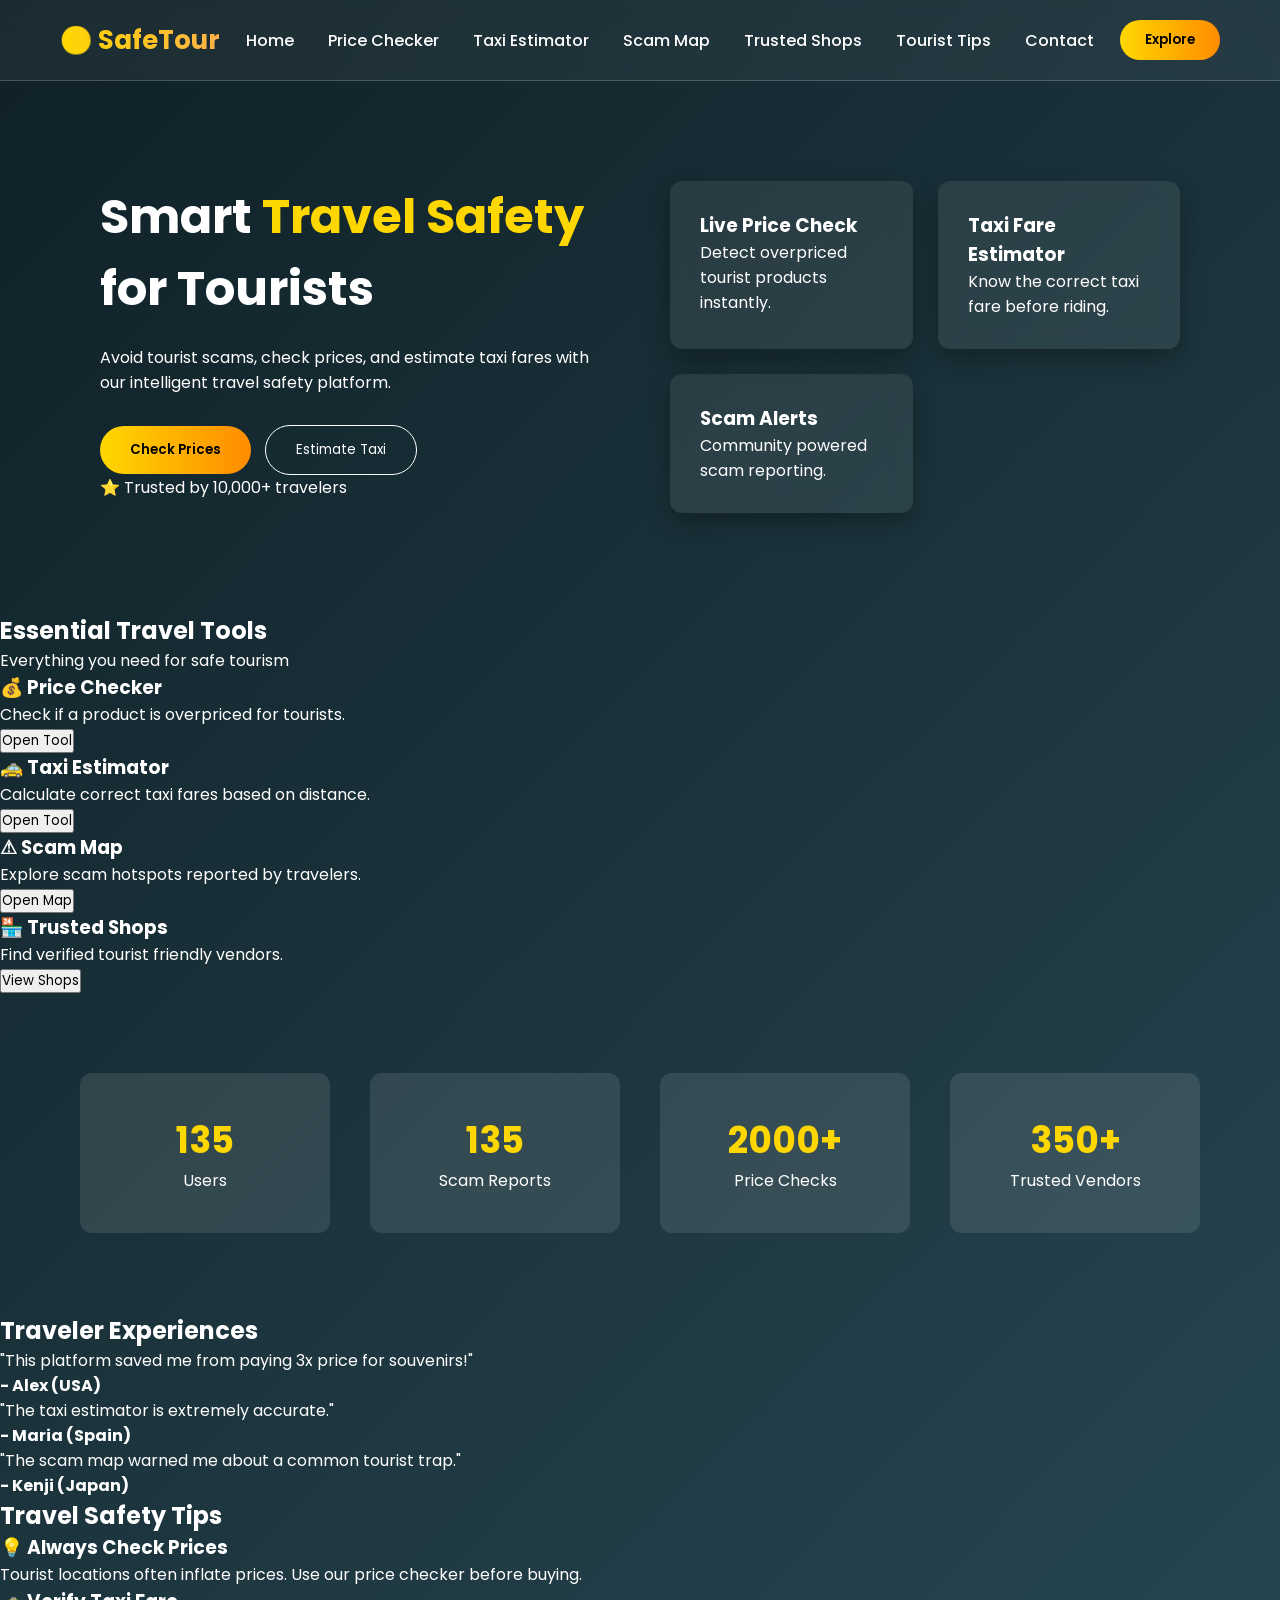
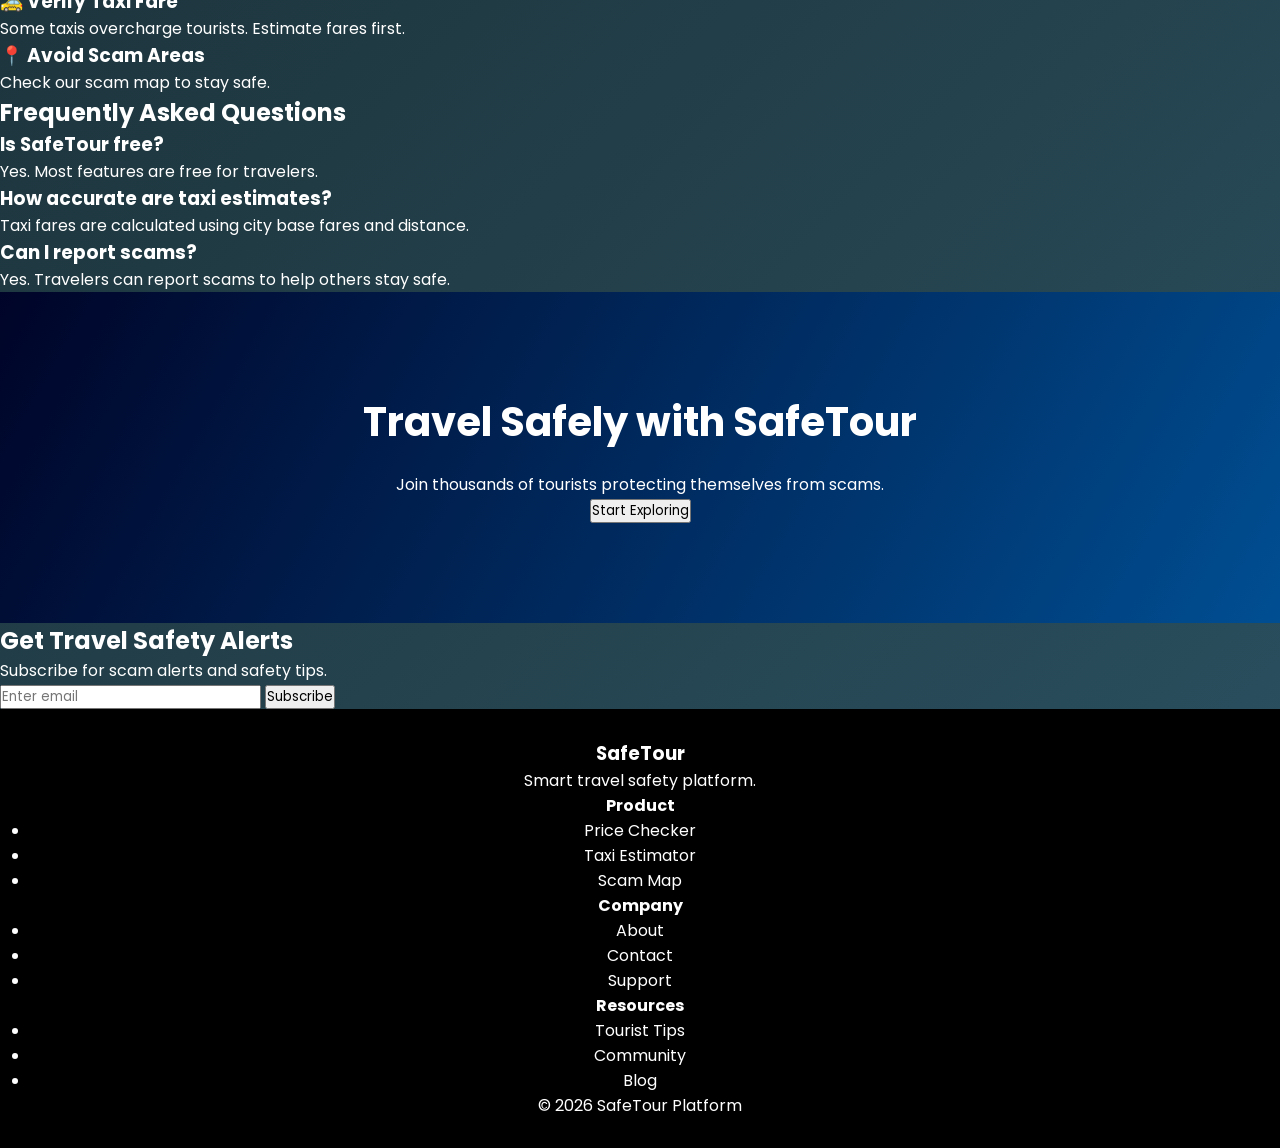
<file: frontend/index.html>
<!DOCTYPE html>
<html lang="en">

<head>

<meta charset="UTF-8">
<meta name="viewport" content="width=device-width, initial-scale=1.0">

<title>SafeTour | Smart Travel Safety Platform</title>

<link rel="stylesheet" href="style.css">

<link href="https://fonts.googleapis.com/css2?family=Poppins:wght@300;400;500;600;700&display=swap" rel="stylesheet">

<script defer src="script.js"></script>

</head>


<body>


<!-- ================= NAVBAR ================= -->

<header class="navbar">

<div class="logo">
🌍 SafeTour
</div>

<nav>

<a href="index.html">Home</a>

<a href="pages/price-checker.html">
Price Checker
</a>

<a href="pages/taxi-estimator.html">
Taxi Estimator
</a>

<a href="pages/scam-alert-map.html">
Scam Map
</a>

<a href="pages/trusted-shops.html">
Trusted Shops
</a>

<a href="pages/tourist-tips.html">
Tourist Tips
</a>

<a href="pages/contact.html">
Contact
</a>

</nav>

<button class="nav-btn" onclick="smoothScroll('.tools')">
Explore
</button>

</header>


<!-- ================= HERO SECTION ================= -->

<section class="hero">

<div class="hero-left">

<h1>

Smart <span>Travel Safety</span>
for Tourists

</h1>

<p>

Avoid tourist scams, check prices, and estimate taxi fares with our intelligent travel safety platform.

</p>

<div class="hero-buttons">

<button class="primary-btn"
onclick="openPriceChecker()">

Check Prices

</button>


<button class="secondary-btn"
onclick="openTaxiEstimator()">

Estimate Taxi

</button>

</div>

<div class="hero-trust">

⭐ Trusted by 10,000+ travelers

</div>

</div>


<div class="hero-right">

<div class="hero-card">

<h3>Live Price Check</h3>

<p>Detect overpriced tourist products instantly.</p>

</div>


<div class="hero-card">

<h3>Taxi Fare Estimator</h3>

<p>Know the correct taxi fare before riding.</p>

</div>


<div class="hero-card">

<h3>Scam Alerts</h3>

<p>Community powered scam reporting.</p>

</div>

</div>

</section>



<!-- ================= PLATFORM TOOLS ================= -->

<section class="tools">

<h2>Essential Travel Tools</h2>

<p class="subtitle">
Everything you need for safe tourism
</p>


<div class="tool-grid">

<div class="tool-card">

<h3>💰 Price Checker</h3>

<p>
Check if a product is overpriced for tourists.
</p>

<button onclick="openPriceChecker()">
Open Tool
</button>

</div>



<div class="tool-card">

<h3>🚕 Taxi Estimator</h3>

<p>
Calculate correct taxi fares based on distance.
</p>

<button onclick="openTaxiEstimator()">
Open Tool
</button>

</div>



<div class="tool-card">

<h3>⚠ Scam Map</h3>

<p>
Explore scam hotspots reported by travelers.
</p>

<button onclick="openScamMap()">
Open Map
</button>

</div>



<div class="tool-card">

<h3>🏪 Trusted Shops</h3>

<p>
Find verified tourist friendly vendors.
</p>

<button onclick="openTrustedShops()">
View Shops
</button>

</div>

</div>

</section>



<!-- ================= STATS ================= -->

<section class="stats">

<div class="stat">

<h3 id="userCount">0</h3>

<p>Users</p>

</div>


<div class="stat">

<h3 id="reportCount">0</h3>

<p>Scam Reports</p>

</div>


<div class="stat">

<h3>2000+</h3>

<p>Price Checks</p>

</div>


<div class="stat">

<h3>350+</h3>

<p>Trusted Vendors</p>

</div>

</section>



<!-- ================= TESTIMONIALS ================= -->

<section class="testimonials">

<h2>Traveler Experiences</h2>

<div class="testimonial-grid">


<div class="testimonial">

<p>

"This platform saved me from paying 3x price for souvenirs!"

</p>

<h4>- Alex (USA)</h4>

</div>



<div class="testimonial">

<p>

"The taxi estimator is extremely accurate."

</p>

<h4>- Maria (Spain)</h4>

</div>



<div class="testimonial">

<p>

"The scam map warned me about a common tourist trap."

</p>

<h4>- Kenji (Japan)</h4>

</div>


</div>

</section>



<!-- ================= SAFETY TIPS ================= -->

<section class="tips">

<h2>Travel Safety Tips</h2>

<div class="tips-grid">

<div class="tip">

<h3>💡 Always Check Prices</h3>

<p>
Tourist locations often inflate prices. Use our price checker before buying.
</p>

</div>


<div class="tip">

<h3>🚕 Verify Taxi Fare</h3>

<p>
Some taxis overcharge tourists. Estimate fares first.
</p>

</div>


<div class="tip">

<h3>📍 Avoid Scam Areas</h3>

<p>
Check our scam map to stay safe.
</p>

</div>

</div>

</section>



<!-- ================= FAQ ================= -->

<section class="faq">

<h2>Frequently Asked Questions</h2>


<div class="faq-item">

<h3 onclick="toggleFAQ(this)">
Is SafeTour free?
</h3>

<p>
Yes. Most features are free for travelers.
</p>

</div>


<div class="faq-item">

<h3 onclick="toggleFAQ(this)">
How accurate are taxi estimates?
</h3>

<p>
Taxi fares are calculated using city base fares and distance.
</p>

</div>


<div class="faq-item">

<h3 onclick="toggleFAQ(this)">
Can I report scams?
</h3>

<p>
Yes. Travelers can report scams to help others stay safe.
</p>

</div>

</section>



<!-- ================= CTA ================= -->

<section class="cta">

<h2>
Travel Safely with SafeTour
</h2>

<p>

Join thousands of tourists protecting themselves from scams.

</p>

<button onclick="openPriceChecker()">
Start Exploring
</button>

</section>



<!-- ================= NEWSLETTER ================= -->

<section class="newsletter">

<h2>
Get Travel Safety Alerts
</h2>

<p>

Subscribe for scam alerts and safety tips.

</p>

<input
type="email"
id="email"
placeholder="Enter email">

<button onclick="subscribeNewsletter()">
Subscribe
</button>

<p id="newsletterMsg"></p>

</section>



<!-- ================= FOOTER ================= -->

<footer>

<div class="footer-grid">

<div>

<h3>SafeTour</h3>

<p>
Smart travel safety platform.
</p>

</div>



<div>

<h4>Product</h4>

<ul>

<li>Price Checker</li>
<li>Taxi Estimator</li>
<li>Scam Map</li>

</ul>

</div>



<div>

<h4>Company</h4>

<ul>

<li>About</li>
<li>Contact</li>
<li>Support</li>

</ul>

</div>



<div>

<h4>Resources</h4>

<ul>

<li>Tourist Tips</li>
<li>Community</li>
<li>Blog</li>

</ul>

</div>

</div>


<p class="copyright">

© 2026 SafeTour Platform

</p>

</footer>


</body>

</html>
</file>
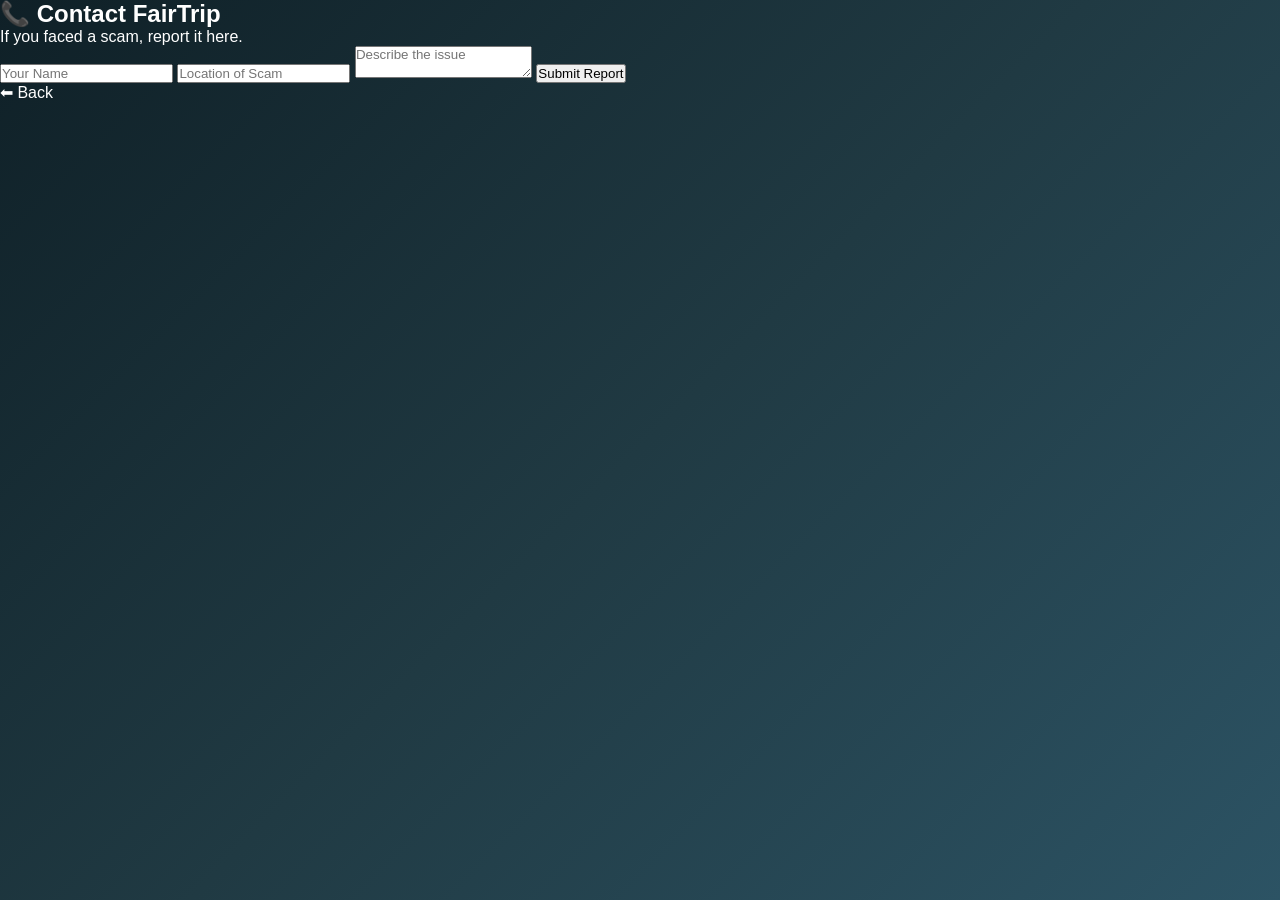
<file: frontend/pages/contact.html>
<!DOCTYPE html>
<html>

<head>

<link rel="stylesheet" href="../style.css">

</head>

<body>

<h2>📞 Contact FairTrip</h2>

<p>If you faced a scam, report it here.</p>

<form>

<input type="text" placeholder="Your Name">

<input type="text" placeholder="Location of Scam">

<textarea placeholder="Describe the issue"></textarea>

<button type="submit">Submit Report</button>

</form>

<a href="../index.html">⬅ Back</a>

</body>

</html>
</file>
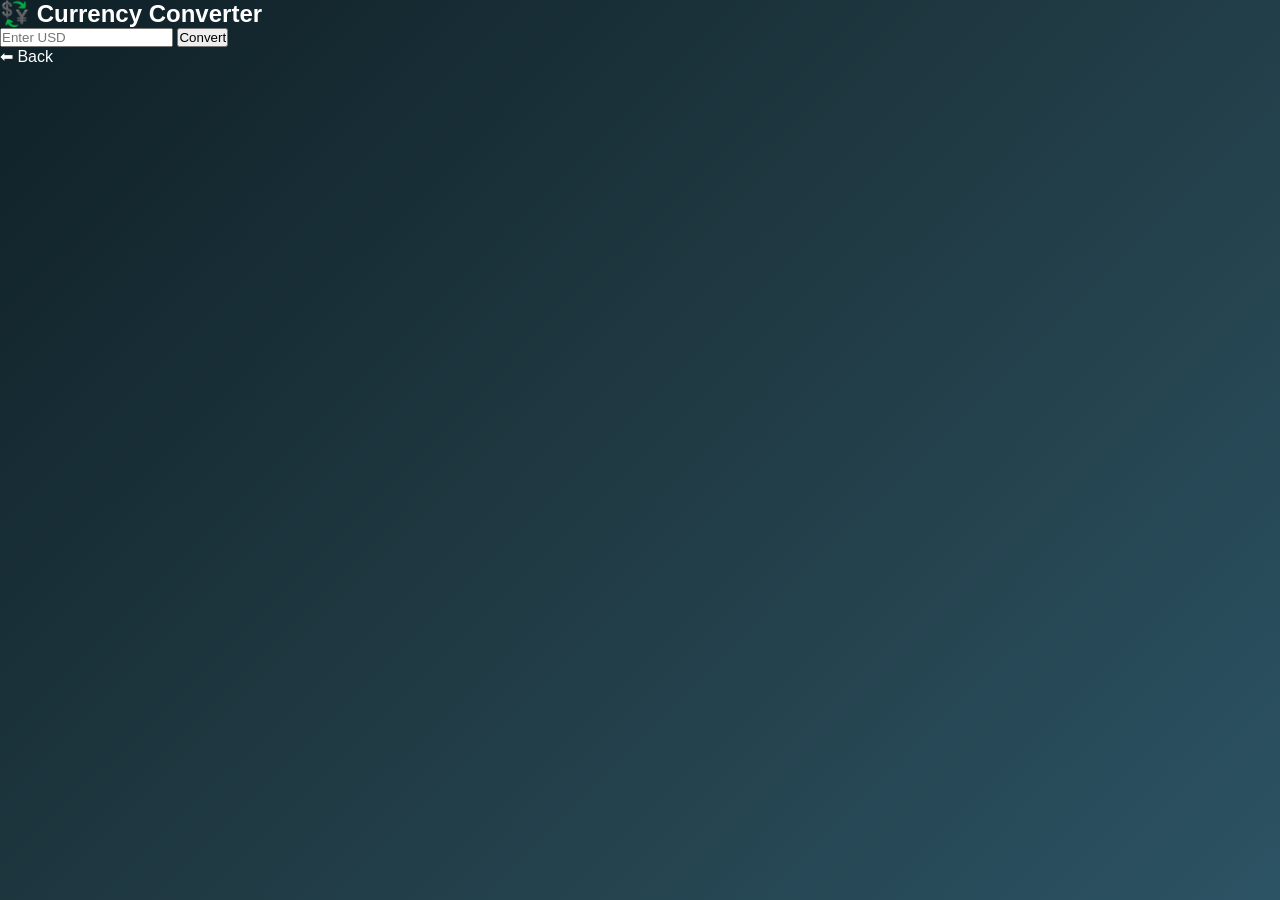
<file: frontend/pages/currency-converter.html>
<!DOCTYPE html>
<html>

<head>

<link rel="stylesheet" href="../style.css">
<script src="../script.js"></script>

</head>

<body>

<h2>💱 Currency Converter</h2>

<input id="usd" placeholder="Enter USD">

<button onclick="convertCurrency()">Convert</button>

<p id="currencyResult"></p>

<a href="../index.html">⬅ Back</a>

</body>

</html>
</file>
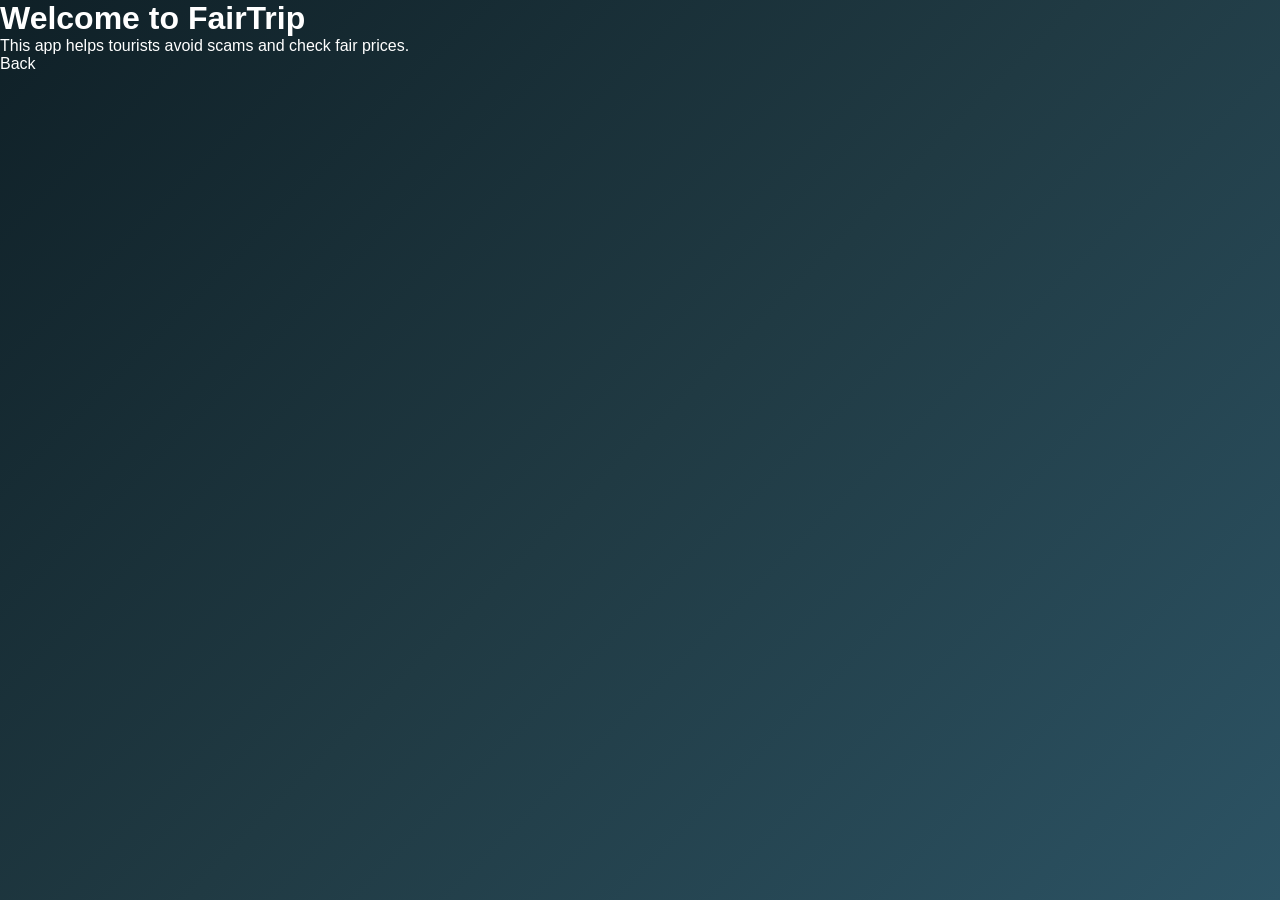
<file: frontend/pages/home.html>
<!DOCTYPE html>
<html>

<head>

<link rel="stylesheet" href="../style.css">

</head>

<body>

<h1>Welcome to FairTrip</h1>

<p>This app helps tourists avoid scams and check fair prices.</p>

<a href="../index.html">Back</a>

</body>

</html>
</file>
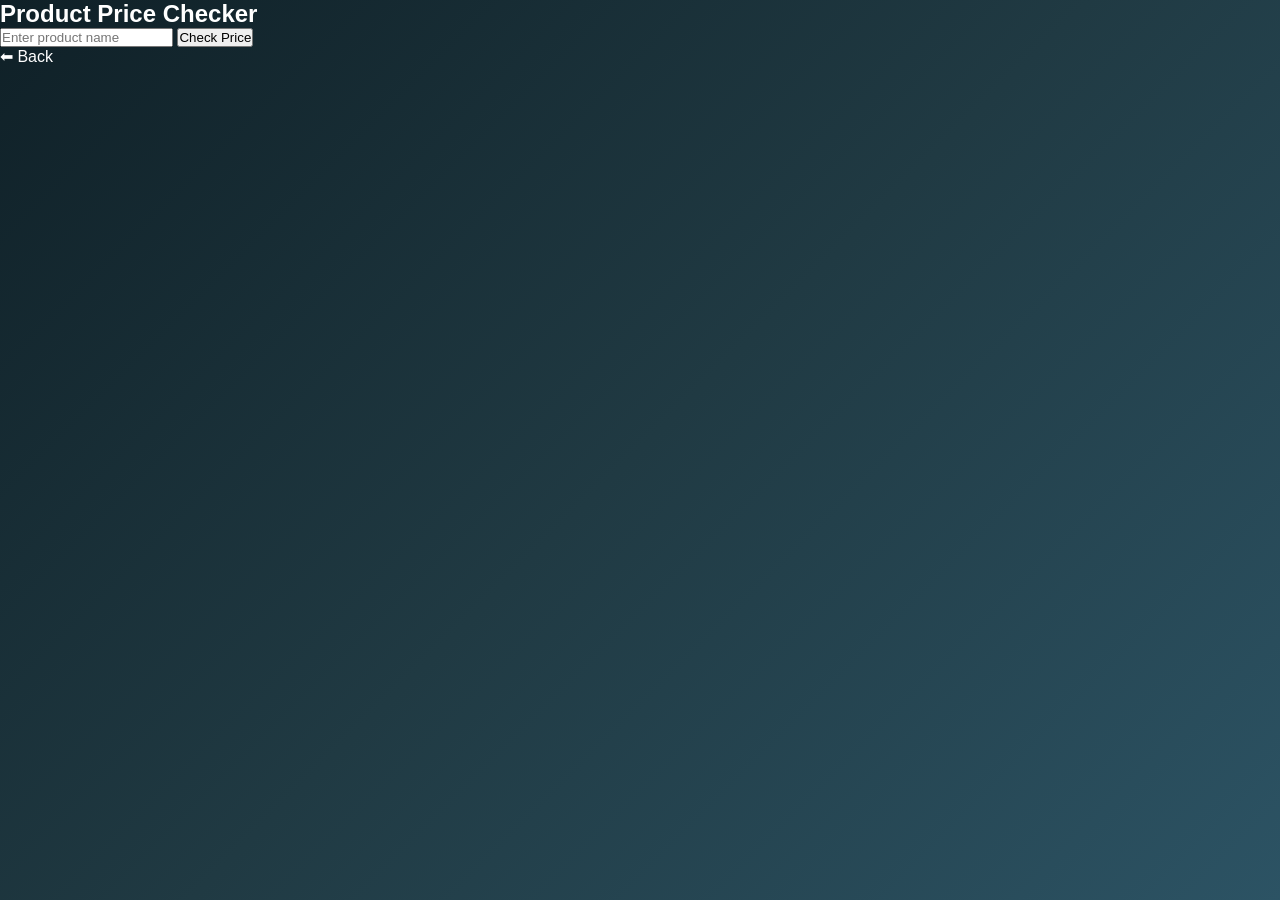
<file: frontend/pages/price-checker.html>
<!DOCTYPE html>
<html>

<head>

<link rel="stylesheet" href="../style.css">
<script src="../script.js"></script>

</head>

<body>

<h2>Product Price Checker</h2>

<input id="product" placeholder="Enter product name">

<button onclick="checkPrice()">Check Price</button>

<p id="result"></p>

<a href="../index.html">⬅ Back</a>

</body>

</html>
</file>
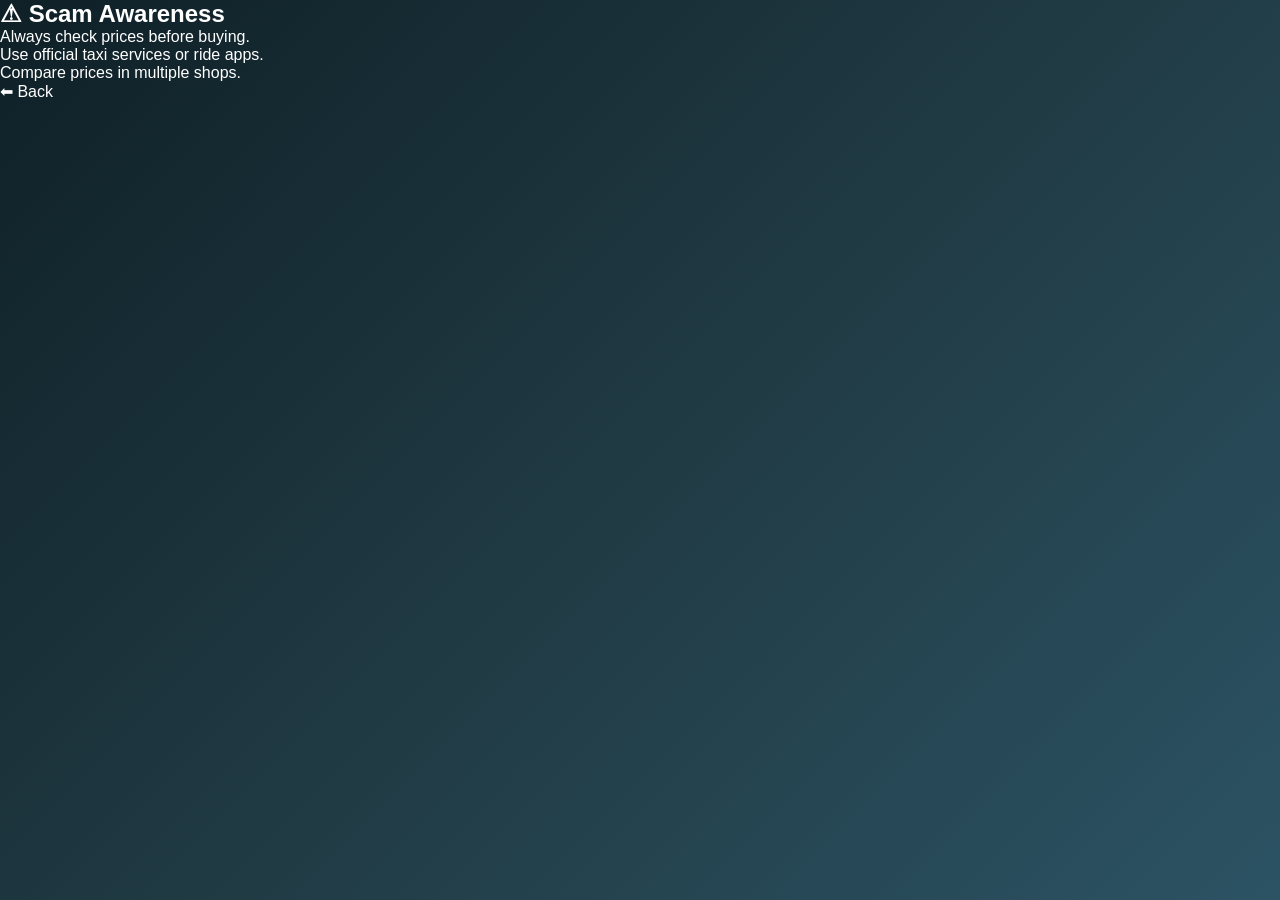
<file: frontend/pages/scam-alert-map.html>
<!DOCTYPE html>
<html>

<head>

<link rel="stylesheet" href="../style.css">

</head>

<body>

<h2>⚠ Scam Awareness</h2>

<p>Always check prices before buying.</p>

<p>Use official taxi services or ride apps.</p>

<p>Compare prices in multiple shops.</p>

<a href="../index.html">⬅ Back</a>

</body>

</html>
</file>
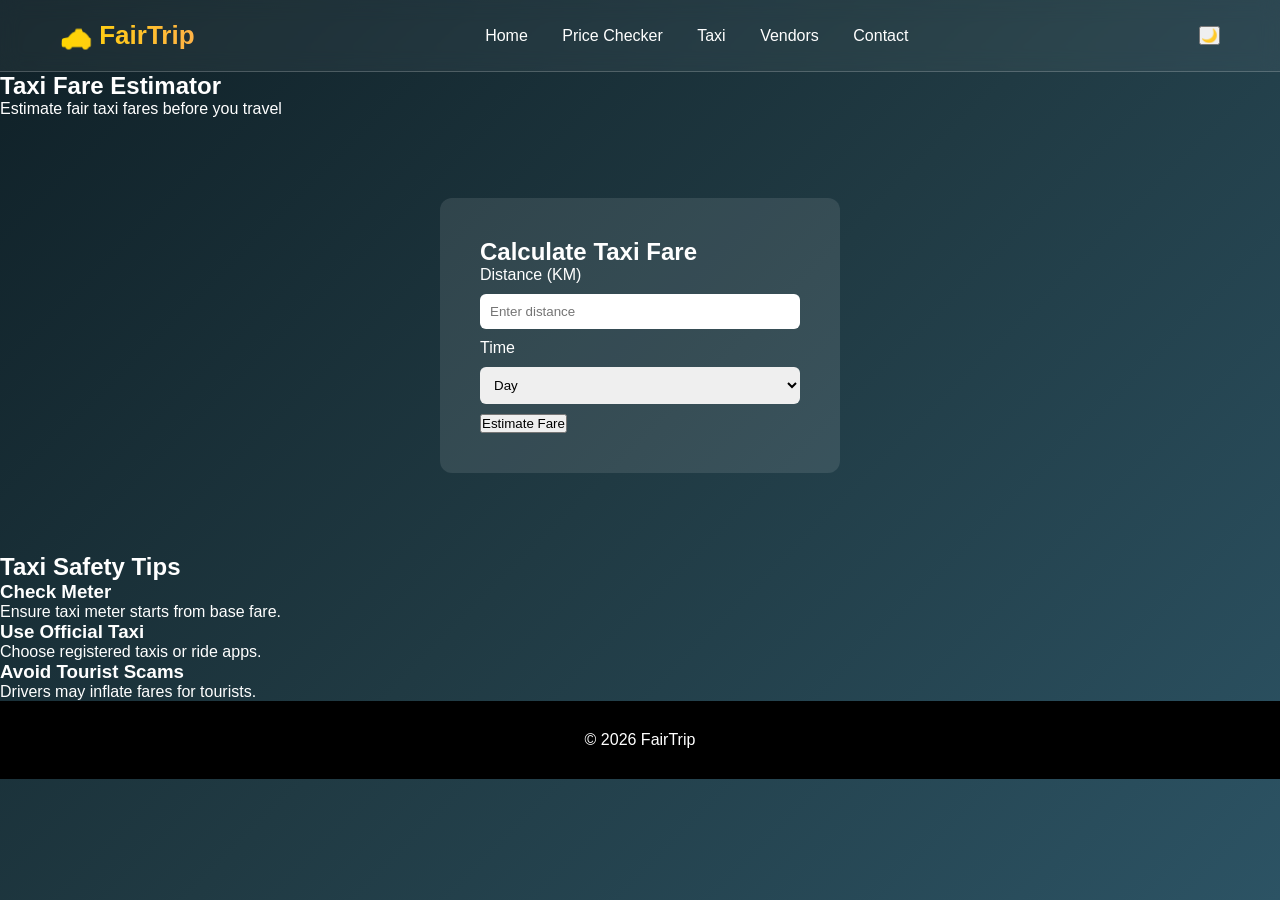
<file: frontend/pages/taxi-estimator.html>
<!DOCTYPE html>
<html lang="en">
<head>

<meta charset="UTF-8">
<meta name="viewport" content="width=device-width, initial-scale=1.0">

<title>Taxi Fare Estimator</title>

<link rel="stylesheet" href="../style.css">

</head>

<body>

<header class="navbar">

<div class="logo">🚕 FairTrip</div>

<nav>

<a href="../index.html">Home</a>
<a href="price-checker.html">Price Checker</a>
<a href="taxi-estimator.html">Taxi</a>
<a href="trusted-shops.html">Vendors</a>
<a href="contact.html">Contact</a>

</nav>

<button id="darkToggle">🌙</button>

</header>



<section class="page-hero">

<h1>Taxi Fare Estimator</h1>

<p>Estimate fair taxi fares before you travel</p>

</section>



<section class="taxi-section">

<div class="taxi-card">

<h2>Calculate Taxi Fare</h2>

<label>Distance (KM)</label>
<input type="number" id="distance" placeholder="Enter distance">

<label>Time</label>

<select id="time">

<option value="day">Day</option>
<option value="night">Night</option>

</select>

<button id="estimateBtn">Estimate Fare</button>

<h3 id="fareResult"></h3>

</div>

</section>



<section class="tips-section">

<h2>Taxi Safety Tips</h2>

<div class="tips-grid">

<div class="tip-card">
<h3>Check Meter</h3>
<p>Ensure taxi meter starts from base fare.</p>
</div>

<div class="tip-card">
<h3>Use Official Taxi</h3>
<p>Choose registered taxis or ride apps.</p>
</div>

<div class="tip-card">
<h3>Avoid Tourist Scams</h3>
<p>Drivers may inflate fares for tourists.</p>
</div>

</div>

</section>



<footer>

<p>© 2026 FairTrip</p>

</footer>

<script src="../script.js"></script>

</body>
</html>
</file>
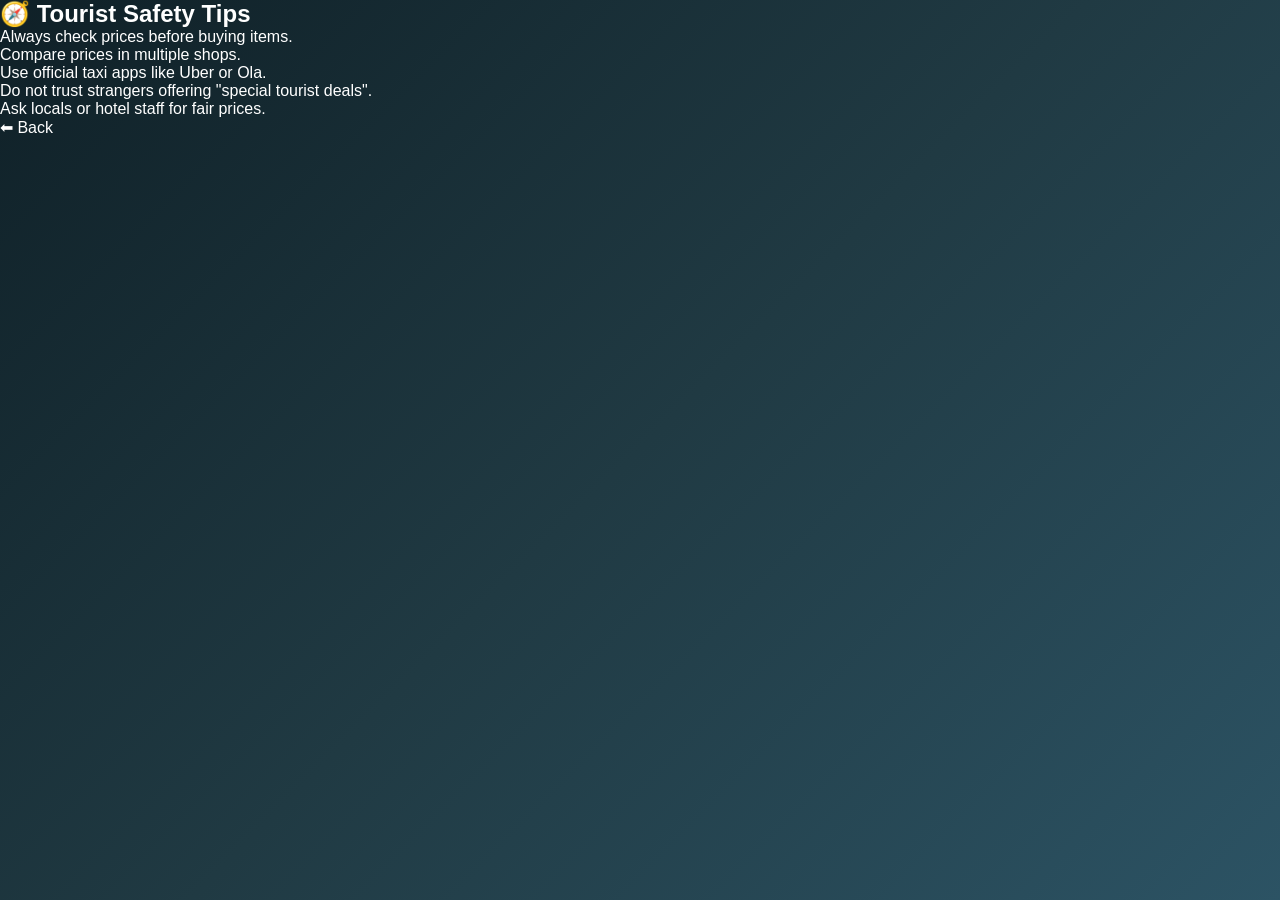
<file: frontend/pages/tourist-tips.html>
<!DOCTYPE html>
<html>

<head>

<link rel="stylesheet" href="../style.css">

</head>

<body>

<h2>🧭 Tourist Safety Tips</h2>

<ul>

<li>Always check prices before buying items.</li>

<li>Compare prices in multiple shops.</li>

<li>Use official taxi apps like Uber or Ola.</li>

<li>Do not trust strangers offering "special tourist deals".</li>

<li>Ask locals or hotel staff for fair prices.</li>

</ul>

<a href="../index.html">⬅ Back</a>

</body>

</html>
</file>
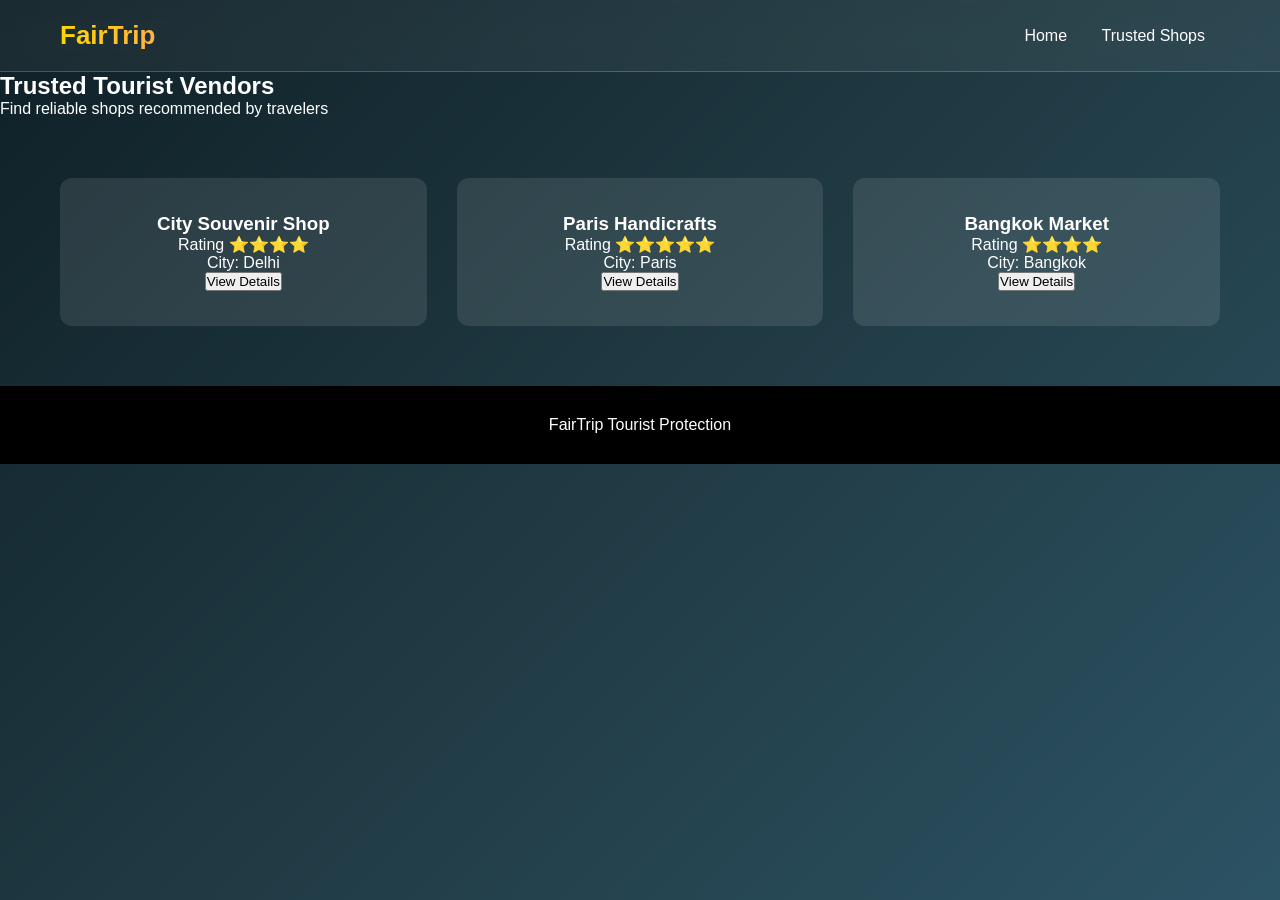
<file: frontend/pages/trusted-shops.html>
<!DOCTYPE html>
<html>

<head>

<title>Trusted Vendors</title>

<link rel="stylesheet" href="../style.css">

</head>

<body>

<header class="navbar">

<div class="logo">FairTrip</div>

<nav>

<a href="../index.html">Home</a>
<a href="trusted-shops.html">Trusted Shops</a>

</nav>

</header>



<section class="vendor-hero">

<h1>Trusted Tourist Vendors</h1>

<p>Find reliable shops recommended by travelers</p>

</section>



<section class="vendor-grid">

<div class="vendor-card">

<h3>City Souvenir Shop</h3>

<p>Rating ⭐⭐⭐⭐</p>

<p>City: Delhi</p>

<button>View Details</button>

</div>



<div class="vendor-card">

<h3>Paris Handicrafts</h3>

<p>Rating ⭐⭐⭐⭐⭐</p>

<p>City: Paris</p>

<button>View Details</button>

</div>



<div class="vendor-card">

<h3>Bangkok Market</h3>

<p>Rating ⭐⭐⭐⭐</p>

<p>City: Bangkok</p>

<button>View Details</button>

</div>

</section>



<footer>

<p>FairTrip Tourist Protection</p>

</footer>

</body>

</html>
</file>
<file: frontend/style.css>
/* ======================================================
GLOBAL STYLES
====================================================== */

*{
margin:0;
padding:0;
box-sizing:border-box;
font-family:'Poppins',sans-serif;
}

body{

background:linear-gradient(135deg,#0f2027,#203a43,#2c5364);
color:white;
min-height:100vh;

}

a{
text-decoration:none;
color:white;
}



/* ======================================================
NAVBAR
====================================================== */

.navbar{

display:flex;
justify-content:space-between;
align-items:center;

padding:20px 60px;

background:rgba(255,255,255,0.05);

backdrop-filter:blur(10px);

border-bottom:1px solid rgba(255,255,255,0.2);

position:sticky;
top:0;

}

.logo{

font-size:26px;
font-weight:700;

background:linear-gradient(90deg,#ffd700,#ffb347);

-webkit-background-clip:text;
-webkit-text-fill-color:transparent;

}

nav a{

margin:0 15px;
font-weight:500;

transition:0.3s;

}

nav a:hover{

color:#ffd700;

}

.nav-btn{

padding:10px 25px;

border-radius:30px;

background:linear-gradient(90deg,#ffd700,#ff8c00);

border:none;

cursor:pointer;

color:black;
font-weight:600;

}



/* ======================================================
HERO SECTION
====================================================== */

.hero{

display:grid;

grid-template-columns:1fr 1fr;

gap:60px;

padding:100px;

}

.hero-left h1{

font-size:48px;

margin-bottom:20px;

}

.hero-left span{

color:#ffd700;

}

.hero-buttons{

margin-top:30px;

}

.primary-btn{

background:linear-gradient(90deg,#ffd700,#ff8c00);

padding:14px 30px;

border:none;

border-radius:30px;

cursor:pointer;

color:black;

font-weight:600;

margin-right:10px;

}

.secondary-btn{

padding:14px 30px;

border-radius:30px;

border:1px solid white;

background:transparent;

color:white;

cursor:pointer;

}



/* ======================================================
HERO CARDS
====================================================== */

.hero-right{

display:grid;

grid-template-columns:1fr 1fr;

gap:25px;

}

.hero-card{

background:rgba(255,255,255,0.08);

padding:30px;

border-radius:12px;

backdrop-filter:blur(10px);

box-shadow:0 10px 25px rgba(0,0,0,0.3);

transition:0.3s;

}

.hero-card:hover{

transform:translateY(-6px);

}



/* ======================================================
FEATURE SECTION
====================================================== */

.features{

padding:100px;

text-align:center;

}

.features h2{

font-size:36px;

margin-bottom:20px;

}

.feature-grid{

display:grid;

grid-template-columns:repeat(auto-fit,minmax(250px,1fr));

gap:40px;

margin-top:60px;

}

.feature-card{

background:rgba(255,255,255,0.1);

padding:40px;

border-radius:14px;

backdrop-filter:blur(10px);

transition:0.3s;

}

.feature-card:hover{

transform:translateY(-10px);

}



/* ======================================================
STATS
====================================================== */

.stats{

display:grid;

grid-template-columns:repeat(4,1fr);

gap:40px;

padding:80px;

text-align:center;

}

.stat{

background:rgba(255,255,255,0.1);

padding:40px;

border-radius:12px;

}

.stat h3{

font-size:36px;

color:#ffd700;

}



/* ======================================================
CTA
====================================================== */

.cta{

text-align:center;

padding:100px;

background:linear-gradient(120deg,#000428,#004e92);

}

.cta h2{

font-size:40px;

margin-bottom:20px;

}



/* ======================================================
VENDOR GRID
====================================================== */

.vendor-grid{

display:grid;

grid-template-columns:repeat(auto-fit,minmax(250px,1fr));

gap:30px;

padding:60px;

}

.vendor-card{

background:rgba(255,255,255,0.1);

padding:35px;

border-radius:12px;

text-align:center;

transition:0.3s;

}

.vendor-card:hover{

transform:scale(1.05);

}



/* ======================================================
TAXI ESTIMATOR
====================================================== */

.taxi-section{

display:flex;

justify-content:center;

padding:80px;

}

.taxi-card{

background:rgba(255,255,255,0.1);

padding:40px;

border-radius:12px;

width:400px;

}

.taxi-card input,
.taxi-card select{

width:100%;

padding:10px;

margin:10px 0;

border-radius:6px;

border:none;

}



/* ======================================================
DASHBOARD
====================================================== */

.analytics-grid{

display:grid;

grid-template-columns:repeat(auto-fit,minmax(200px,1fr));

gap:30px;

padding:60px;

}

.analytics-card{

background:rgba(255,255,255,0.08);

padding:40px;

border-radius:14px;

text-align:center;

}



/* ======================================================
SERVER PAGE
====================================================== */

.server-section{

display:flex;

gap:40px;

padding:80px;

}

.server-card{

background:rgba(255,255,255,0.1);

padding:40px;

border-radius:12px;

}



/* ======================================================
FOOTER
====================================================== */

footer{

text-align:center;

padding:30px;

background:#000;

}



/* ======================================================
DARK MODE
====================================================== */

body.dark{

background:#0c0c0c;

}

body.dark .navbar{

background:#111;

}

body.dark .hero-card,
body.dark .feature-card,
body.dark .vendor-card{

background:#1c1c1c;

}



/* ======================================================
ANIMATIONS
====================================================== */

@keyframes fadeUp{

from{

opacity:0;
transform:translateY(30px);

}

to{

opacity:1;
transform:translateY(0);

}

}

.hero-card,
.feature-card,
.vendor-card{

animation:fadeUp 1s ease;

}



/* ======================================================
RESPONSIVE
====================================================== */

@media(max-width:900px){

.hero{

grid-template-columns:1fr;

padding:60px;

}

.stats{

grid-template-columns:1fr 1fr;

}

.navbar{

flex-direction:column;

}

}
</file>
